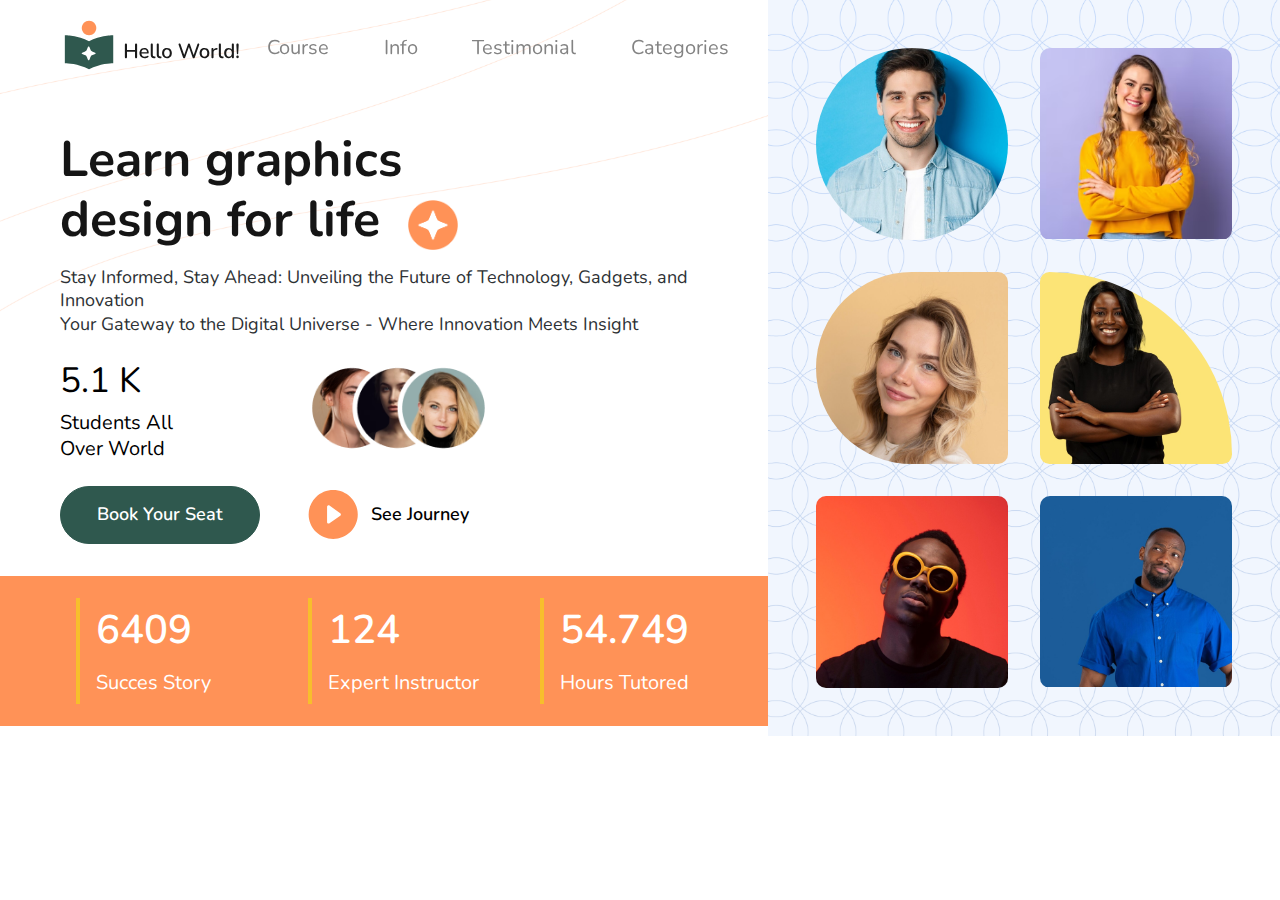
<file: index.html>
<!DOCTYPE html>
<html lang="en">
  <head>
    <meta charset="UTF-8" />
    <meta http-equiv="X-UA-Compatible" content="IE=edge" />
    <meta name="viewport" content="width=device-width, initial-scale=1.0" />
    <!-- styles -->
    <link rel="stylesheet" href="./assets/css/aos.css">
    <link rel="stylesheet" href="./assets/css/slick.css">
    <link rel="stylesheet" href="./assets/css/slick-theme.css">
    <link rel="stylesheet" href="./assets/css/bootstrap.min.css">
    <link rel="stylesheet" href="./assets/css/style.css" />
    <!-- styles -->
    <title>Hello World</title>
  </head>
  <body>
    <!-- body content start -->

    <!-- header start -->
      <header class="hw-header">
          <div class="content-wrapper">
              <div class="hw-header__outer">
                  <nav class="navbar navbar-expand-lg navbar-light bg-light">
                    <div class="container-fluid">
                      <a class="hw-header__logo" href="#"><img src="./assets/images/logo.svg" alt=""></a>
                      <button class="navbar-toggler" type="button" data-bs-toggle="collapse" data-bs-target="#navbarNav" aria-controls="navbarNav" aria-expanded="false" aria-label="Toggle navigation">
                        <span class="navbar-toggler-icon"></span>
                      </button>
                      <div class="collapse navbar-collapse" id="navbarNav">
                        <ul class="navbar-nav">
                          <li class="nav-item">
                            <a class="nav-link active" aria-current="page" href="#">Course</a>
                          </li>
                          <li class="nav-item">
                            <a class="nav-link" href="#">Info</a>
                          </li>
                          <li class="nav-item">
                            <a class="nav-link" href="#">Testimonial</a>
                          </li>
                          <li class="nav-item">
                            <a class="nav-link" href="#" tabindex="-1">Categories</a>
                          </li>
                        </ul>
                      </div>
                    </div>
                  </nav>
              </div>
          </div>
      </header>
    <!-- header end -->

    <!-- hero start -->
      <section class="hw-hero" style="background-image: url(./assets/images/main-bg.png);">
        <div class="content-wrapper">
            <div class="hw-hero__outer">
                <div class="hw-heading">
                    <h1 class="hw-heading__txt">Learn graphics design for life</h1>
                    <div class="hw-heading__img"><img src="./assets/images/head-icon.png" alt=""></div>
                </div>

                <div class="hw-hero__outer-desc">
                    <p>Stay Informed, Stay Ahead: Unveiling the Future of Technology, Gadgets, and Innovation</p>
                    <p>Your Gateway to the Digital Universe - Where Innovation Meets Insight</p>
                </div>

                <div class="hw-studnts-sec">
                    <div class="hw-studnts-sec__left">
                        <h3 class="hw-studnts-sec__left-num">5.1 K</h3>
                        <p class="hw-studnts-sec__left-txt">
                            Students All Over World
                        </p>
                    </div>
            
                    <div class="hw-studnts-sec__right">
                        <img src="./assets/images/students-img.png" alt="">
                    </div>
                </div>

                <div class="hw-hero__outer-cta">
                    <button class="hw-btn">Book Your Seat</button>

                    <button class="hw-btn hw-btn--play">
                      <div class="hw-btn--play__icn"><img src="./assets/images/btn-icon.svg" alt=""></div>
                      <p class="hw-btn--play__txt">See Journey</p>
                    </button>
                </div>
            </div>
        </div>
      </section>
    <!-- hero end -->

    <!-- sidebar start -->
    <div class="hw-sidebar" style="background-image: url(./assets/images/sidebar-bg.png);">
      <div class="hw-sidebar__img hw-sidebar__img--crcl"><img src="./assets/images/sidebar-img-1.png" alt=""></div>
      <div class="hw-sidebar__img"><img src="./assets/images/sidebar-img-2.png" alt=""></div>
      <div class="hw-sidebar__img hw-sidebar__img--lft-rd"><img src="./assets/images/sidebar-img-3.png" alt=""></div>
      <div class="hw-sidebar__img hw-sidebar__img--rgt-rd"><img src="./assets/images/sidebar-img-4.png" alt=""></div>
      <div class="hw-sidebar__img"><img src="./assets/images/sidebar-img-5.png" alt=""></div>
      <div class="hw-sidebar__img"><img src="./assets/images/sidebar-img-6.png" alt=""></div>
    </div>
  <!-- sidebar end -->

    <!-- footer start -->
      <footer class="hw-footer">
        <div class="content-wrapper">
            <div class="hw-footer__outer">
                <div class="hw-footer__outer-wrap">
                  <!-- tiles -->
                    <div class="hw-success-tile">
                        <h3 class="hw-success-tile__num">6409</h3>
                        <p class="hw-success-tile__txt">Succes Story</p>
                    </div>

                    <div class="hw-success-tile">
                        <h3 class="hw-success-tile__num">124</h3>
                        <p class="hw-success-tile__txt">Expert Instructor</p>
                    </div>

                    <div class="hw-success-tile">
                        <h3 class="hw-success-tile__num">54.749</h3>
                        <p class="hw-success-tile__txt">Hours Tutored</p>
                    </div>
                    <!-- tiles  -->
                </div>
            </div>
        </div>
      </footer>
    <!-- footer end -->
    <!-- body content end -->

    <!-- scripts -->
    <script src="./assets/js/jquery.slim.min.js"></script>
    <script src="./assets/js/aos.js"></script>
    <script src="./assets/js/slick.min.js"></script>
    <script src="./assets/js/bootstrap.bundle.min.js"></script>
    <script src="./assets/js/script.js"></script>
    <!-- scripts -->
  </body>
</html>
</file>
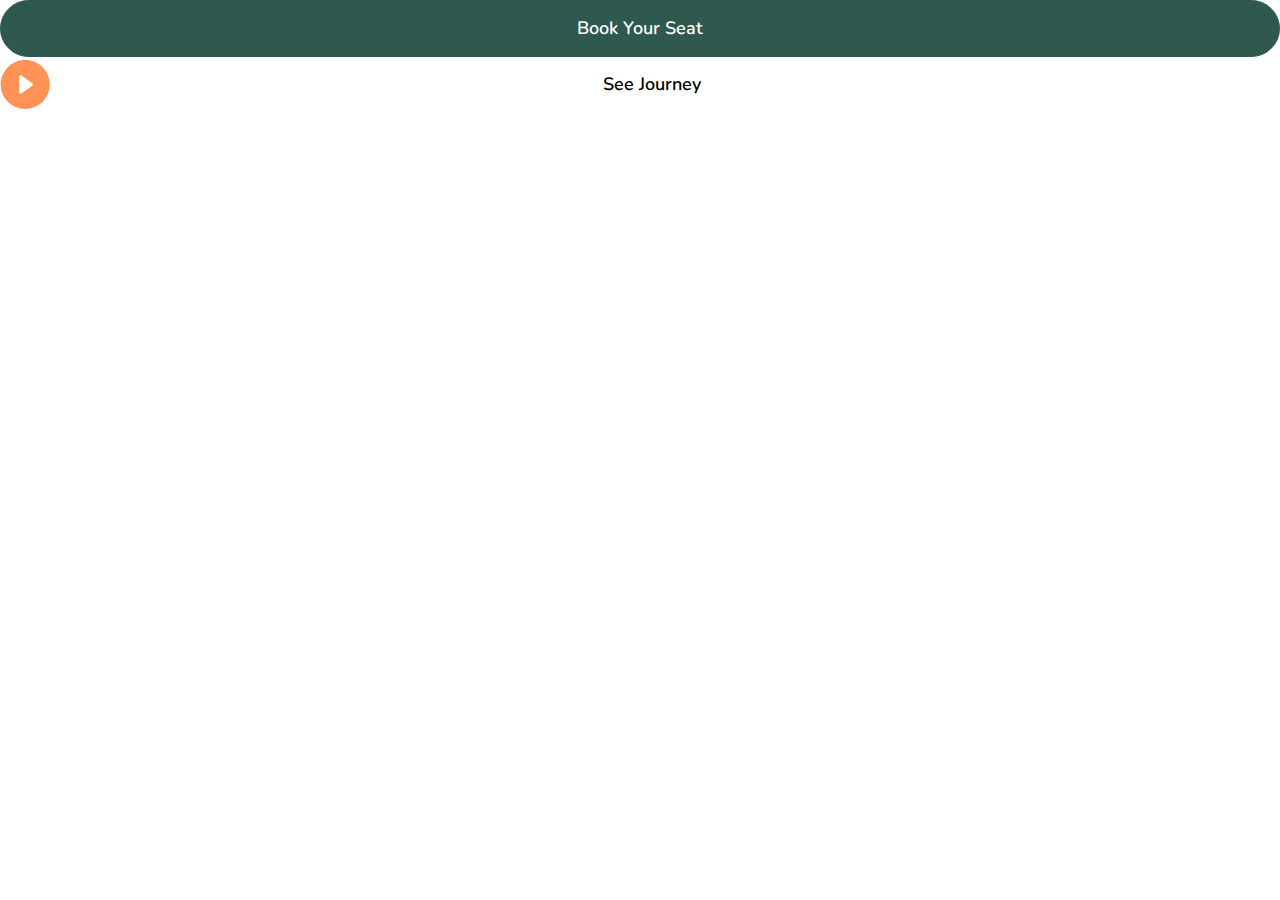
<file: atoms/button.html>
<!DOCTYPE html>
<html lang="en">
  <head>
    <meta charset="UTF-8" />
    <meta http-equiv="X-UA-Compatible" content="IE=edge" />
    <meta name="viewport" content="width=device-width, initial-scale=1.0" />
    <!-- styles -->
    <link rel="stylesheet" href="../assets/css/aos.css">
    <link rel="stylesheet" href="../assets/css/slick.css">
    <link rel="stylesheet" href="../assets/css/slick-theme.css">
    <link rel="stylesheet" href="../assets/css/bootstrap.min.css">
    <link rel="stylesheet" href="../assets/css/style.css" />
    <!-- styles -->
    <title>Document</title>
  </head>
  <body>
    <!-- button start -->
    <button class="hw-btn">Book Your Seat</button>

    <!-- icon button  -->

    <button class="hw-btn hw-btn--play">
        <div class="hw-btn--play__icn"><img src="../assets/images/btn-icon.svg" alt=""></div>
        <p class="hw-btn--play__txt">See Journey</p>
    </button>

    <!-- button end -->

    <!-- scripts -->
    <script src="../assets/js/jquery.slim.min.js"></script>
    <script src="../assets/js/aos.js"></script>
    <script src="../assets/js/slick.min.js"></script>
    <script src="../assets/js/bootstrap.bundle.min.js"></script>
    <script src="../assets/js/script.js"></script>
    <!-- scripts -->
  </body>
</html>
</file>
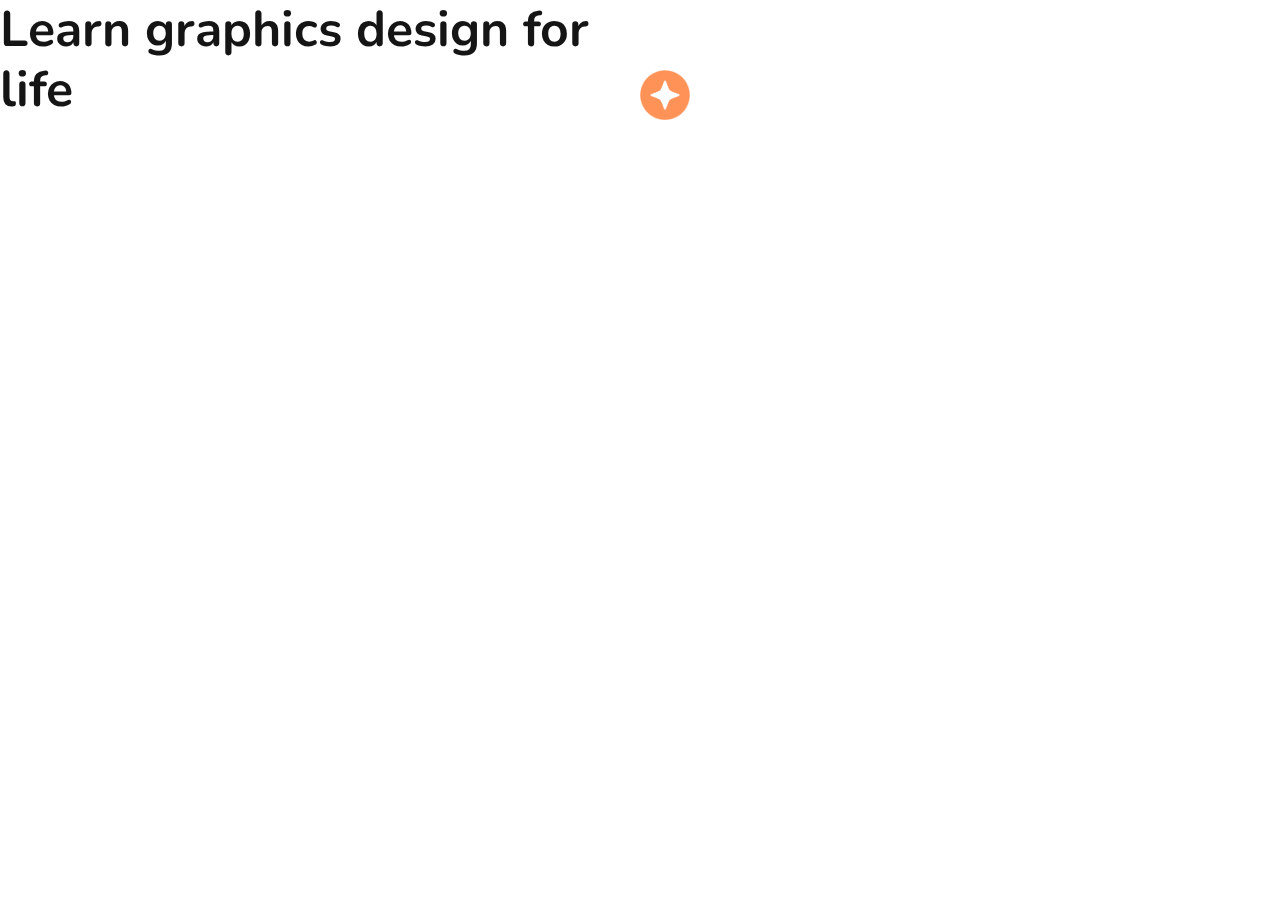
<file: atoms/heading.html>
<!DOCTYPE html>
<html lang="en">
  <head>
    <meta charset="UTF-8" />
    <meta http-equiv="X-UA-Compatible" content="IE=edge" />
    <meta name="viewport" content="width=device-width, initial-scale=1.0" />
    <!-- styles -->
    <link rel="stylesheet" href="../assets/css/aos.css">
    <link rel="stylesheet" href="../assets/css/slick.css">
    <link rel="stylesheet" href="../assets/css/slick-theme.css">
    <link rel="stylesheet" href="../assets/css/bootstrap.min.css">
    <link rel="stylesheet" href="../assets/css/style.css" />
    <!-- styles -->
    <title>Document</title>
  </head>
  <body>
    <!-- body content start -->
    <div class="hw-heading">
        <h1 class="hw-heading__txt">Learn graphics design for life</h1>
        <div class="hw-heading__img"><img src="../assets/images/head-icon.png" alt=""></div>
    </div>
    <!-- body content end -->

    <!-- scripts -->
    <script src="../assets/js/jquery.slim.min.js"></script>
    <script src="../assets/js/aos.js"></script>
    <script src="../assets/js/slick.min.js"></script>
    <script src="../assets/js/bootstrap.bundle.min.js"></script>
    <script src="../assets/js/script.js"></script>
    <!-- scripts -->
  </body>
</html>
</file>
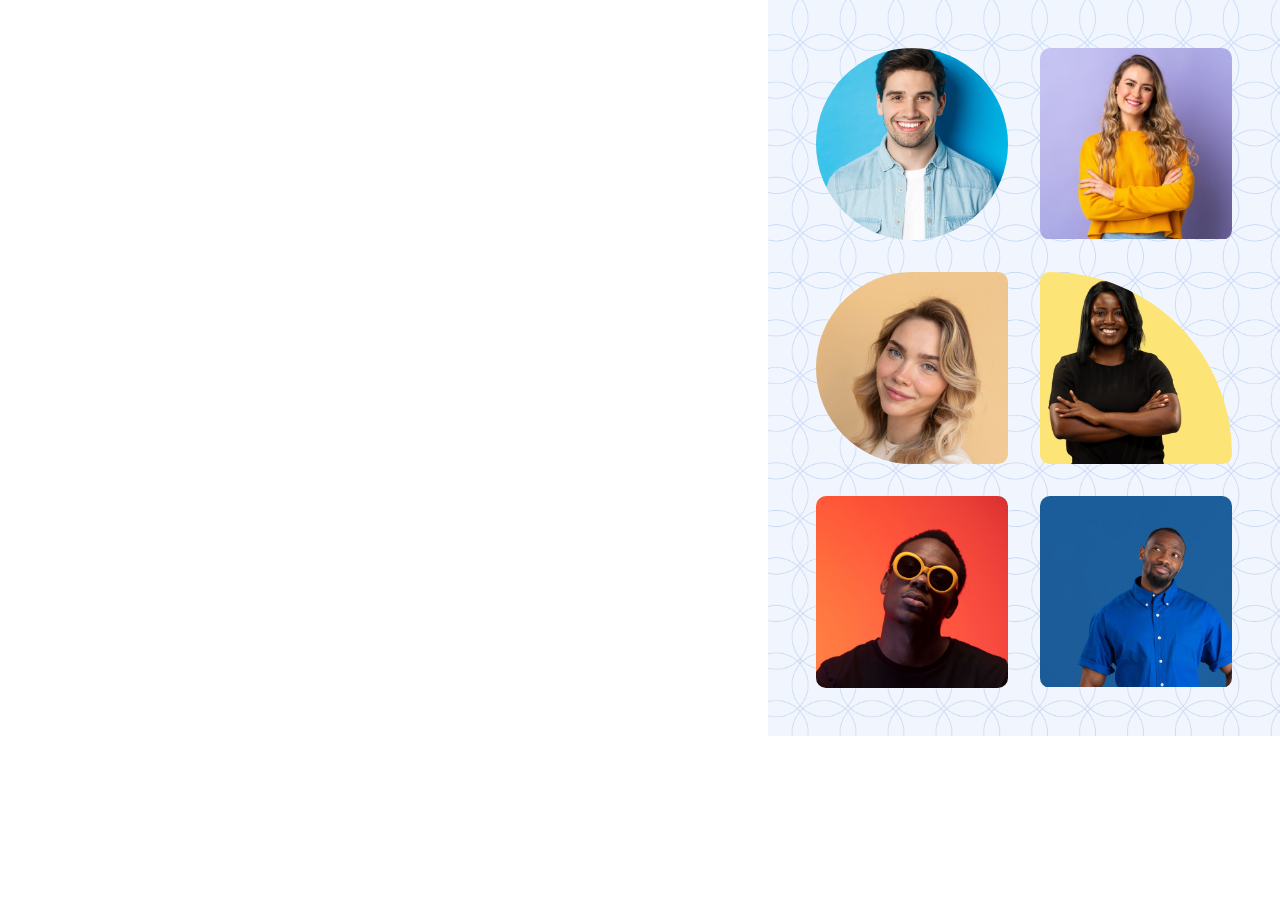
<file: molecules/sidebar.html>
<!DOCTYPE html>
<html lang="en">
  <head>
    <meta charset="UTF-8" />
    <meta http-equiv="X-UA-Compatible" content="IE=edge" />
    <meta name="viewport" content="width=device-width, initial-scale=1.0" />
    <!-- styles -->
    <link rel="stylesheet" href="../assets/css/aos.css">
    <link rel="stylesheet" href="../assets/css/slick.css">
    <link rel="stylesheet" href="../assets/css/slick-theme.css">
    <link rel="stylesheet" href="../assets/css/bootstrap.min.css">
    <link rel="stylesheet" href="../assets/css/style.css" />
    <!-- styles -->
    <title>Document</title>
  </head>
  <body>
    <!-- sidebar start -->
    <div class="hw-sidebar" style="background-image: url(../assets/images/sidebar-bg.png);">
        <div class="hw-sidebar__img hw-sidebar__img--crcl"><img src="../assets/images/sidebar-img-1.png" alt=""></div>
        <div class="hw-sidebar__img"><img src="../assets/images/sidebar-img-2.png" alt=""></div>
        <div class="hw-sidebar__img hw-sidebar__img--lft-rd"><img src="../assets/images/sidebar-img-3.png" alt=""></div>
        <div class="hw-sidebar__img hw-sidebar__img--rgt-rd"><img src="../assets/images/sidebar-img-4.png" alt=""></div>
        <div class="hw-sidebar__img"><img src="../assets/images/sidebar-img-5.png" alt=""></div>
        <div class="hw-sidebar__img"><img src="../assets/images/sidebar-img-6.png" alt=""></div>
    </div>
    <!-- sidebar end -->

    <!-- scripts -->
    <script src="../assets/js/jquery.slim.min.js"></script>
    <script src="../assets/js/aos.js"></script>
    <script src="../assets/js/slick.min.js"></script>
    <script src="../assets/js/bootstrap.bundle.min.js"></script>
    <script src="../assets/js/script.js"></script>
    <!-- scripts -->
  </body>
</html>
</file>
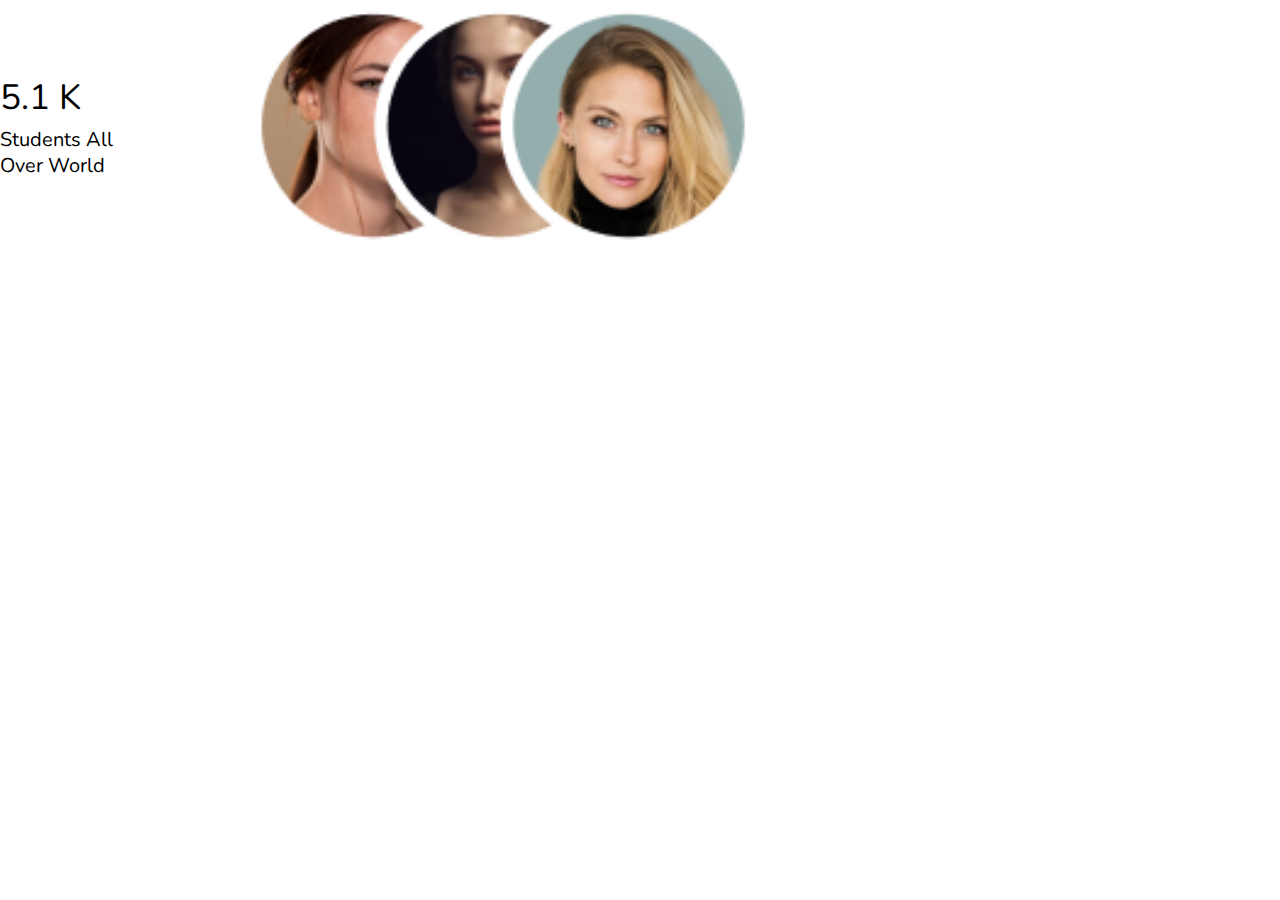
<file: molecules/students.html>
<!DOCTYPE html>
<html lang="en">
  <head>
    <meta charset="UTF-8" />
    <meta http-equiv="X-UA-Compatible" content="IE=edge" />
    <meta name="viewport" content="width=device-width, initial-scale=1.0" />
    <!-- styles -->
    <link rel="stylesheet" href="../assets/css/aos.css">
    <link rel="stylesheet" href="../assets/css/slick.css">
    <link rel="stylesheet" href="../assets/css/slick-theme.css">
    <link rel="stylesheet" href="../assets/css/bootstrap.min.css">
    <link rel="stylesheet" href="../assets/css/style.css" />
    <!-- styles -->
    <title>Document</title>
  </head>
  <body>
    <!-- body content start -->
    <div class="hw-studnts-sec">
        <div class="hw-studnts-sec__left">
            <h3 class="hw-studnts-sec__left-num">5.1 K</h3>
            <p class="hw-studnts-sec__left-txt">
                Students All Over World
            </p>
        </div>

        <div class="hw-studnts-sec__right">
            <img src="../assets/images/students-img.png" alt="">
        </div>
    </div>
    <!-- body content end -->

    <!-- scripts -->
    <script src="../assets/js/jquery.slim.min.js"></script>
    <script src="../assets/js/aos.js"></script>
    <script src="../assets/js/slick.min.js"></script>
    <script src="../assets/js/bootstrap.bundle.min.js"></script>
    <script src="../assets/js/script.js"></script>
    <!-- scripts -->
  </body>
</html>
</file>
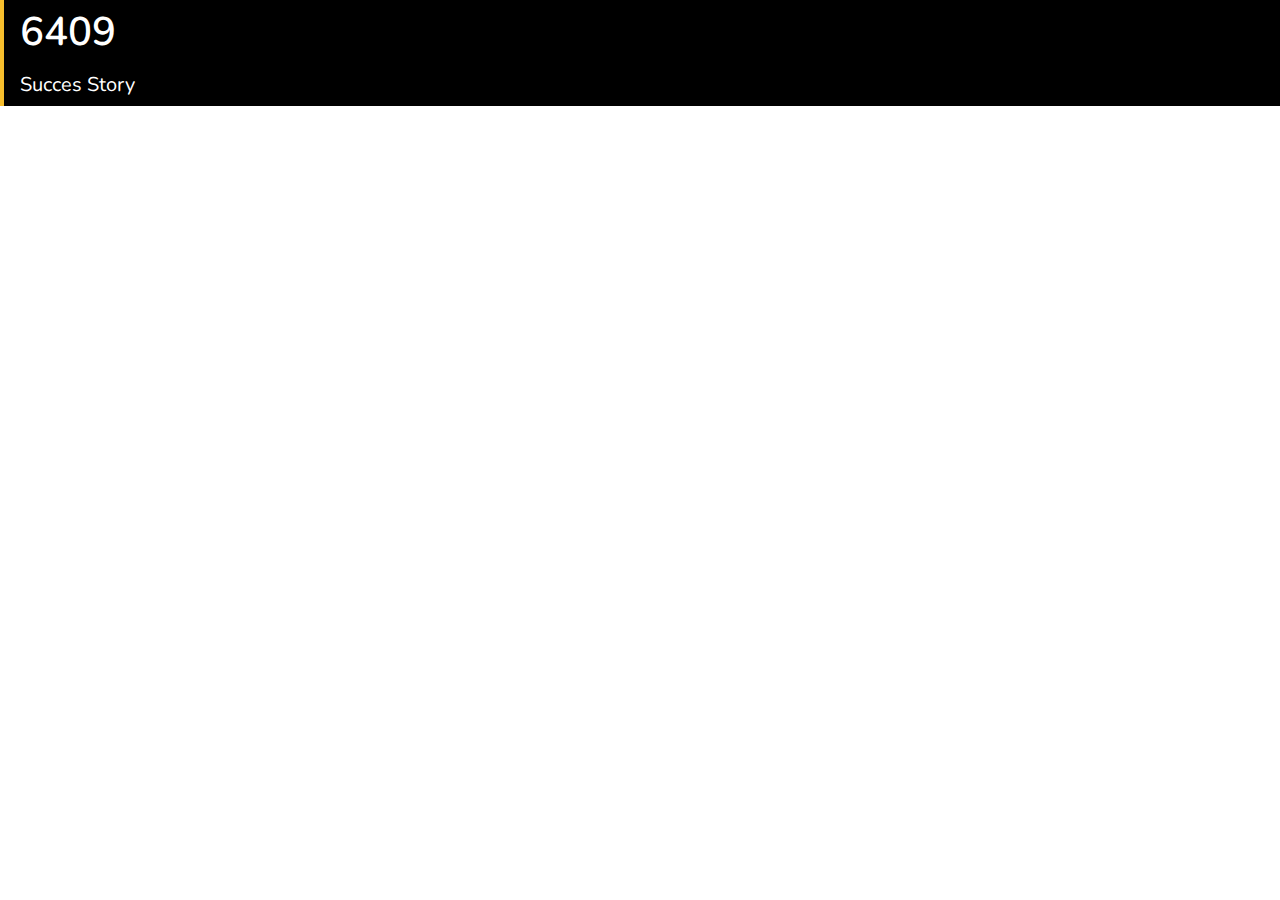
<file: molecules/success-story-tile.html>
<!DOCTYPE html>
<html lang="en">
  <head>
    <meta charset="UTF-8" />
    <meta http-equiv="X-UA-Compatible" content="IE=edge" />
    <meta name="viewport" content="width=device-width, initial-scale=1.0" />
    <!-- styles -->
    <link rel="stylesheet" href="../assets/css/aos.css">
    <link rel="stylesheet" href="../assets/css/slick.css">
    <link rel="stylesheet" href="../assets/css/slick-theme.css">
    <link rel="stylesheet" href="../assets/css/bootstrap.min.css">
    <link rel="stylesheet" href="../assets/css/style.css" />
    <!-- styles -->
    <title>Document</title>
  </head>
  <body style="background-color: black;">
    <!-- body content start -->
    <div class="hw-success-tile">
        <h3 class="hw-success-tile__num">6409</h3>
        <p class="hw-success-tile__txt">Succes Story</p>
    </div>
    <!-- body content end -->

    <!-- scripts -->
    <script src="../assets/js/jquery.slim.min.js"></script>
    <script src="../assets/js/aos.js"></script>
    <script src="../assets/js/slick.min.js"></script>
    <script src="../assets/js/bootstrap.bundle.min.js"></script>
    <script src="../assets/js/script.js"></script>
    <!-- scripts -->
  </body>
</html>
</file>
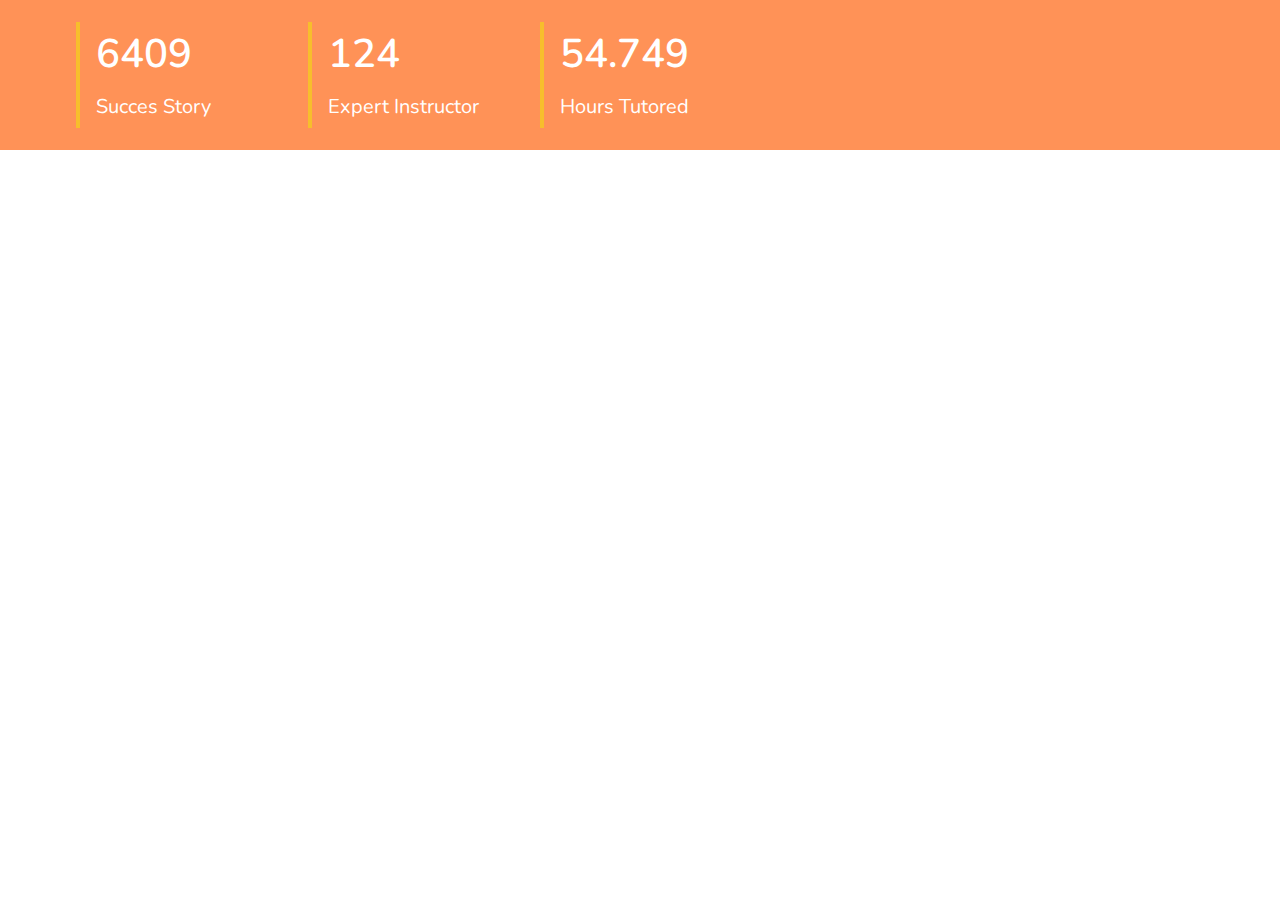
<file: organisms/footer.html>
<!DOCTYPE html>
<html lang="en">
  <head>
    <meta charset="UTF-8" />
    <meta http-equiv="X-UA-Compatible" content="IE=edge" />
    <meta name="viewport" content="width=device-width, initial-scale=1.0" />
    <!-- styles -->
    <link rel="stylesheet" href="../assets/css/aos.css">
    <link rel="stylesheet" href="../assets/css/slick.css">
    <link rel="stylesheet" href="../assets/css/slick-theme.css">
    <link rel="stylesheet" href="../assets/css/bootstrap.min.css">
    <link rel="stylesheet" href="../assets/css/style.css" />
    <!-- styles -->
    <title>Document</title>
  </head>
  <body>
    <!-- footer start -->
    <footer class="hw-footer">
        <div class="content-wrapper">
            <div class="hw-footer__outer">
                <div class="hw-footer__outer-wrap">
                  <!-- tiles -->
                    <div class="hw-success-tile">
                        <h3 class="hw-success-tile__num">6409</h3>
                        <p class="hw-success-tile__txt">Succes Story</p>
                    </div>

                    <div class="hw-success-tile">
                        <h3 class="hw-success-tile__num">124</h3>
                        <p class="hw-success-tile__txt">Expert Instructor</p>
                    </div>

                    <div class="hw-success-tile">
                        <h3 class="hw-success-tile__num">54.749</h3>
                        <p class="hw-success-tile__txt">Hours Tutored</p>
                    </div>
                    <!-- tiles  -->
                </div>
            </div>
        </div>
    </footer>
    <!-- footer end -->

    <!-- scripts -->
    <script src="../assets/js/jquery.slim.min.js"></script>
    <script src="../assets/js/aos.js"></script>
    <script src="../assets/js/slick.min.js"></script>
    <script src="../assets/js/bootstrap.bundle.min.js"></script>
    <script src="../assets/js/script.js"></script>
    <!-- scripts -->
  </body>
</html>
</file>
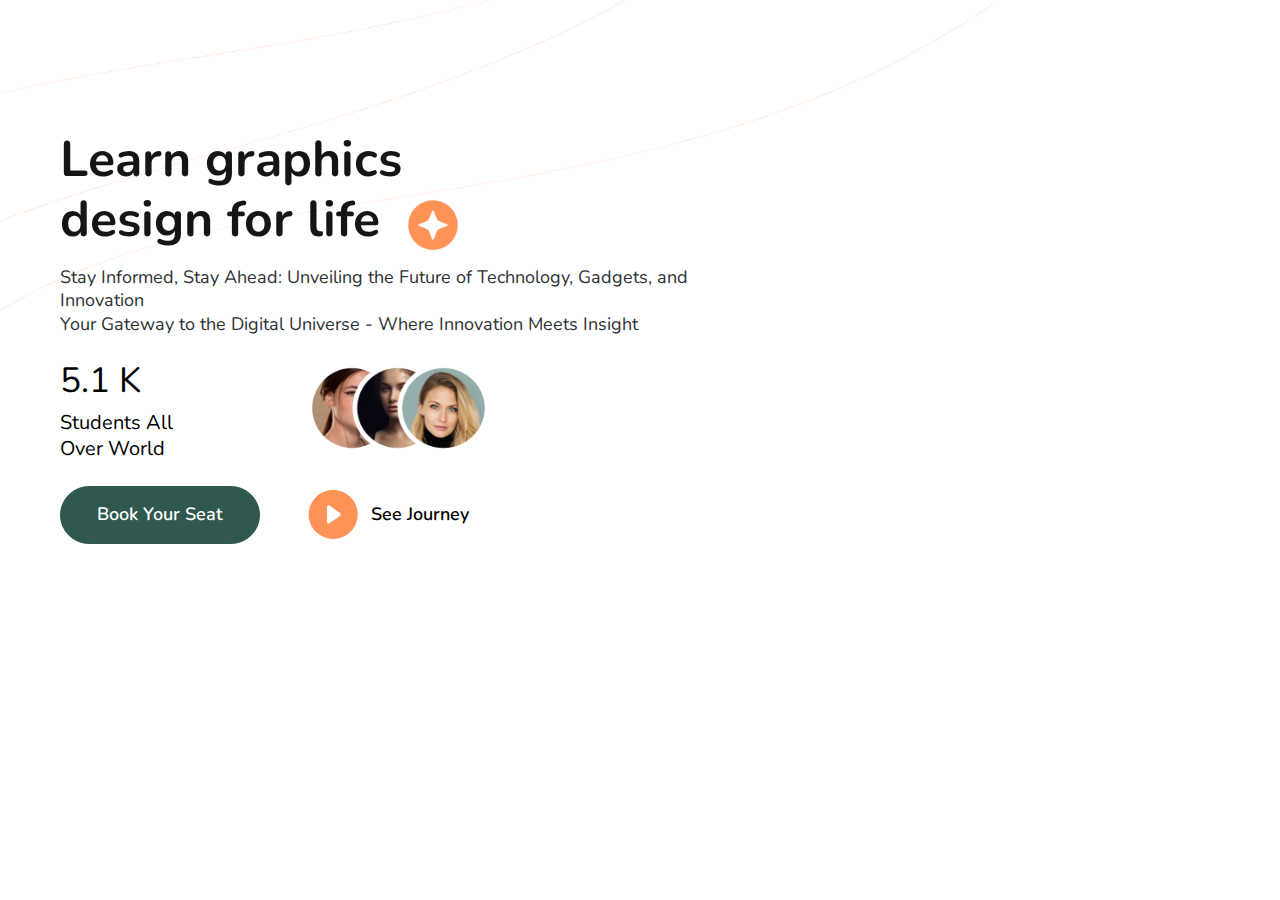
<file: organisms/hero.html>
<!DOCTYPE html>
<html lang="en">
  <head>
    <meta charset="UTF-8" />
    <meta http-equiv="X-UA-Compatible" content="IE=edge" />
    <meta name="viewport" content="width=device-width, initial-scale=1.0" />
    <!-- styles -->
    <link rel="stylesheet" href="../assets/css/aos.css">
    <link rel="stylesheet" href="../assets/css/slick.css">
    <link rel="stylesheet" href="../assets/css/slick-theme.css">
    <link rel="stylesheet" href="../assets/css/bootstrap.min.css">
    <link rel="stylesheet" href="../assets/css/style.css" />
    <!-- styles -->
    <title>Document</title>
  </head>
  <body>
    <!-- hero start -->
    <section class="hw-hero" style="background-image: url(../assets/images/main-bg.png);">
        <div class="content-wrapper">
            <div class="hw-hero__outer">
                <div class="hw-heading">
                    <h1 class="hw-heading__txt">Learn graphics design for life</h1>
                    <div class="hw-heading__img"><img src="../assets/images/head-icon.png" alt=""></div>
                </div>

                <div class="hw-hero__outer-desc">
                    <p>Stay Informed, Stay Ahead: Unveiling the Future of Technology, Gadgets, and Innovation</p>
                    <p>Your Gateway to the Digital Universe - Where Innovation Meets Insight</p>
                </div>

                <div class="hw-studnts-sec">
                    <div class="hw-studnts-sec__left">
                        <h3 class="hw-studnts-sec__left-num">5.1 K</h3>
                        <p class="hw-studnts-sec__left-txt">
                            Students All Over World
                        </p>
                    </div>
            
                    <div class="hw-studnts-sec__right">
                        <img src="../assets/images/students-img.png" alt="">
                    </div>
                </div>

                <div class="hw-hero__outer-cta">
                    <button class="hw-btn">Book Your Seat</button>

                    <button class="hw-btn hw-btn--play">
                      <div class="hw-btn--play__icn"><img src="../assets/images/btn-icon.svg" alt=""></div>
                      <p class="hw-btn--play__txt">See Journey</p>
                    </button>
                </div>
            </div>
        </div>
    </section>
    <!-- hero end -->

    <!-- scripts -->
    <script src="../assets/js/jquery.slim.min.js"></script>
    <script src="../assets/js/aos.js"></script>
    <script src="../assets/js/slick.min.js"></script>
    <script src="../assets/js/bootstrap.bundle.min.js"></script>
    <script src="../assets/js/script.js"></script>
    <!-- scripts -->
  </body>
</html>
</file>
<file: assets/css/style.css>
@import url("https://fonts.googleapis.com/css2?family=Nunito:wght@300;400;500;600;700;800;900&display=swap");
:root {
  --clr-white: #ffffff;
  --clr-black: #000000;
  --clr-btn: #2F584E;
  --clr-yellow: #F7BE2C;
  --clr-heading-blk: #151515;
  --clr-nav-txt: #838383;
  --clr-hero-txt: #2D3134;
  --clr-footer-bg: #FF9257;
}

html,
body,
div,
span,
applet,
object,
iframe,
h1,
h2,
h3,
h4,
h5,
h6,
p,
blockquote,
pre,
a,
abbr,
acronym,
address,
big,
cite,
code,
del,
dfn,
em,
img,
ins,
kbd,
q,
s,
samp,
small,
strike,
strong,
sub,
sup,
tt,
var,
b,
u,
i,
center,
dl,
dt,
dd,
ol,
ul,
li,
fieldset,
form,
label,
legend,
table,
caption,
tbody,
tfoot,
thead,
tr,
th,
td,
article,
aside,
canvas,
details,
embed,
figure,
figcaption,
footer,
header,
hgroup,
menu,
nav,
output,
ruby,
section,
summary,
time,
mark,
audio,
video {
  margin: 0;
  padding: 0;
  border: 0;
  font-size: 100%;
  vertical-align: baseline;
  font-weight: inherit;
}

article,
aside,
details,
figcaption,
figure,
footer,
header,
hgroup,
menu,
nav,
section {
  display: block;
}

body {
  font-weight: 300;
  line-height: 1.4;
}

ol,
ul {
  list-style: none;
}

blockquote,
q {
  quotes: none;
}

blockquote:before, blockquote:after {
  content: "";
  content: none;
}

q:before, q:after {
  content: "";
  content: none;
}

table {
  border-collapse: collapse;
  border-spacing: 0;
}

a {
  text-decoration: none;
  cursor: pointer;
}

input,
textarea,
select {
  margin: 0;
}

input:focus,
textarea:focus,
select:focus {
  outline: none;
}

textarea {
  overflow: auto;
}

button::-moz-focus-inner,
input[type=button]::-moz-focus-inner,
input[type=submit]::-moz-focus-inner,
input[type=reset]::-moz-focus-inner {
  padding: 0 !important;
  border: 0 none !important;
}

mark {
  background: none;
  color: inherit;
}

strong {
  font-weight: bold;
}

*,
*:before,
*:after {
  box-sizing: border-box;
}

html {
  scroll-behavior: smooth;
}

html,
body {
  font-family: "Nunito", sans-serif;
  font-size: 16px;
  font-weight: 400;
  line-height: 1.3;
  width: 100%;
  min-height: 100%;
  color: var(--clr-black);
  background-color: var(--clr-white);
}

a,
button,
input {
  outline: none;
}

a,
a:hover {
  text-decoration: none;
}

p,
li {
  margin-bottom: 0;
}

button {
  border: 0;
  background-color: transparent;
}

*:focus {
  outline: none;
}

.content-wrapper {
  width: 100%;
  max-width: 1240px;
  padding-left: 40px;
  padding-right: 40px;
  margin-left: auto;
  margin-right: auto;
}

.desk-visible {
  display: block;
}

.only-mobile {
  display: none;
}

.hide-mobile-tablet {
  display: block;
}

.only-mobile-tablet {
  display: none;
}

@media (max-width: 1023px) {
  .content-wrapper {
    padding-left: 32px;
    padding-right: 32px;
  }
  .hide-mobile-tablet {
    display: none;
  }
  .only-mobile-tablet {
    display: block;
  }
}
@media (max-width: 767px) {
  .content-wrapper {
    padding-left: 16px;
    padding-right: 16px;
  }
  .desk-visible {
    display: none;
  }
  .only-mobile {
    display: block;
  }
}
.hw-btn {
  width: 100%;
  display: flex;
  align-items: center;
  justify-content: center;
  font-size: 18px;
  font-weight: 600;
  color: var(--clr-white);
  background-color: var(--clr-btn);
  border: 1px solid var(--clr-btn);
  border-radius: 30px;
  cursor: pointer;
  padding: 16px 24px;
  transition: 0.3s;
}
.hw-btn:hover {
  background-color: var(--clr-white);
  color: var(--clr-btn);
  transition: 0.3s;
}
.hw-btn--play {
  position: relative;
  background-color: var(--clr-white);
  border: 0;
  transition: 0.3s;
}
.hw-btn--play__icn {
  position: absolute;
  content: "";
  top: 50%;
  left: 0;
  width: 50px;
  height: 50px;
  transform: translateY(-50%);
  transition: 0.3s;
}
.hw-btn--play__icn img {
  width: 100%;
  height: auto;
  display: flex;
}
.hw-btn--play__txt {
  font-size: 18px;
  font-weight: 600;
  color: var(--clr-black);
  margin-left: 24px;
}
.hw-btn--play:hover .hw-btn--play__icn {
  left: 50%;
  transition: 0.3s;
}
.hw-btn--play:hover .hw-btn--play__txt {
  color: transparent;
  transition: 0.3s;
}

.hw-heading {
  display: flex;
  align-items: flex-end;
  margin-bottom: 16px;
  width: 100%;
}
.hw-heading__txt {
  width: 50%;
  font-size: 50px;
  font-weight: 700;
  color: var(--clr-heading-blk);
  text-align: left;
}
.hw-heading__img {
  width: 50px;
  height: 50px;
}
.hw-heading__img img {
  width: 100%;
  height: 100%;
  display: flex;
}

@media (max-width: 767px) {
  .hw-heading__txt {
    width: 100%;
    font-size: 30px;
  }
  .hw-heading__img {
    display: none;
  }
}
.hw-success-tile {
  width: 100%;
  display: flex;
  flex-direction: column;
  align-items: flex-start;
  justify-content: center;
  border-left: 4px solid var(--clr-yellow);
  padding: 8px 16px;
}
.hw-success-tile__num {
  font-size: 40px;
  font-weight: 600;
  color: var(--clr-white);
  margin-bottom: 16px;
}
.hw-success-tile__txt {
  font-size: 20px;
  font-weight: 400;
  color: var(--clr-white);
}

@media (max-width: 767px) {
  .hw-success-tile {
    margin-bottom: 16px;
  }
  .hw-success-tile__num {
    font-size: 30px;
  }
}
.hw-studnts-sec {
  display: flex;
  align-items: center;
  justify-content: flex-start;
  margin-bottom: 24px;
}
.hw-studnts-sec__left {
  margin-right: 24px;
}
.hw-studnts-sec__left-num {
  font-size: 35px;
  font-weight: 400;
  color: var(--clr-black);
  margin-bottom: 8px;
}
.hw-studnts-sec__left-txt {
  font-size: 20px;
  font-weight: 400px;
  color: var(--clr-black);
  width: 70%;
}
.hw-studnts-sec__right {
  width: 40%;
  height: auto;
}
.hw-studnts-sec__right img {
  width: 100%;
  height: auto;
}

.hw-sidebar {
  position: absolute;
  content: "";
  top: 0;
  right: 0;
  width: 40%;
  height: auto;
  background-position: center;
  background-size: cover;
  background-repeat: no-repeat;
  padding: 32px;
  display: flex;
  flex-wrap: wrap;
  justify-content: space-around;
}
.hw-sidebar__img {
  width: calc(50% - 32px);
  margin: 16px;
  height: auto;
  border-radius: 10px;
  overflow: hidden;
}
.hw-sidebar__img img {
  width: 100%;
  height: auto;
  display: flex;
}
.hw-sidebar__img--crcl {
  border-radius: 50%;
}
.hw-sidebar__img--lft-rd {
  border-radius: 50% 10px 10px 50%;
}
.hw-sidebar__img--rgt-rd {
  border-radius: 10px 100% 10px 10px;
}

@media (min-width: 1024px) and (max-width: 1199px) {
  .hw-sidebar {
    min-height: 775px;
  }
}
@media (min-width: 768px) and (max-width: 1023px) {
  .hw-sidebar {
    width: 100%;
    position: inherit;
  }
  .hw-sidebar__img {
    width: calc(33.3% - 32px);
  }
}
@media (max-width: 767px) {
  .hw-sidebar {
    width: 100%;
    position: inherit;
  }
  .hw-sidebar__img {
    width: calc(100% - 32px);
  }
}
.hw-header {
  padding: 8px 0;
  background-color: transparent;
  position: fixed;
  top: 0;
  left: 0;
  width: 100%;
  height: auto;
}
.hw-header.stiky {
  box-shadow: rgba(0, 0, 0, 0.1) 0px 20px 25px -5px, rgba(0, 0, 0, 0.04) 0px 10px 10px -5px;
  background-color: var(--clr-white);
  z-index: 999;
}
.hw-header__outer {
  width: 60%;
}
.hw-header__logo {
  width: 180px;
  height: auto;
}
.hw-header__logo img {
  width: 100%;
  height: 100%;
}
.hw-header .bg-light {
  background-color: transparent !important;
}
.hw-header .container-fluid {
  width: 100%;
  padding: 0;
}
.hw-header .navbar-collapse {
  justify-content: space-between;
}
.hw-header .navbar-nav {
  justify-content: space-around;
  width: 100%;
}
.hw-header .navbar-expand-lg .navbar-nav .nav-link {
  margin: 8px 16px;
  font-weight: 400;
  font-size: 20px;
  color: var(--clr-nav-txt);
  transition: 0.3s;
  position: relative;
}
.hw-header .navbar-expand-lg .navbar-nav .nav-link::after {
  position: absolute;
  content: "";
  bottom: 0;
  left: 0;
  width: 0;
  height: 2px;
  background-color: var(--clr-black);
  transition: 0.3s;
}
.hw-header .navbar-expand-lg .navbar-nav .nav-link:hover {
  color: var(--clr-black);
  transition: 0.3s;
}
.hw-header .navbar-expand-lg .navbar-nav .nav-link:hover::after {
  width: 100%;
  transition: 0.3s;
}

@media (max-width: 1023px) {
  .hw-header {
    position: sticky;
  }
  .hw-header__outer {
    width: 100%;
  }
}
.hw-hero {
  background-position: center;
  background-size: cover;
  background-repeat: no-repeat;
  width: 100%;
  height: auto;
  padding-top: 130px;
  padding-bottom: 32px;
}
.hw-hero__outer {
  width: 60%;
  display: flex;
  flex-direction: column;
  align-items: flex-start;
}
.hw-hero__outer-desc {
  margin-bottom: 24px;
}
.hw-hero__outer-desc p {
  font-size: 18px;
  font-weight: 400;
  color: var(--clr-hero-txt);
}
.hw-hero__outer-cta {
  display: flex;
  width: 100%;
  margin: 0 -24px;
}
.hw-hero__outer-cta .hw-btn {
  width: 200px;
  margin: 0 24px;
}

@media (min-width: 1024px) and (max-width: 1199px) {
  .hw-hero__outer .hw-heading__txt {
    width: 75%;
  }
}
@media (min-width: 768px) and (max-width: 1023px) {
  .hw-hero {
    padding-top: 16px;
  }
  .hw-hero__outer {
    width: 100%;
  }
}
@media (max-width: 767px) {
  .hw-hero {
    padding-top: 16px;
  }
  .hw-hero__outer {
    width: 100%;
  }
  .hw-hero__outer-cta {
    flex-direction: column;
  }
  .hw-hero__outer-cta .hw-btn {
    margin-bottom: 24px;
  }
}
.hw-footer {
  width: 100%;
  background-color: var(--clr-footer-bg);
  padding: 22px 0;
}
.hw-footer__outer {
  width: 60%;
}
.hw-footer__outer-wrap {
  display: flex;
  flex-wrap: wrap;
  width: 100%;
}
.hw-footer__outer-wrap .hw-success-tile {
  width: calc(33.3% - 32px);
  margin: 0 16px;
}

@media (min-width: 768px) and (max-width: 1023px) {
  .hw-footer__outer {
    width: 100%;
  }
}
@media (max-width: 767px) {
  .hw-footer__outer {
    width: 100%;
  }
  .hw-footer__outer-wrap .hw-success-tile {
    width: calc(100% - 32px);
  }
}
</file>
